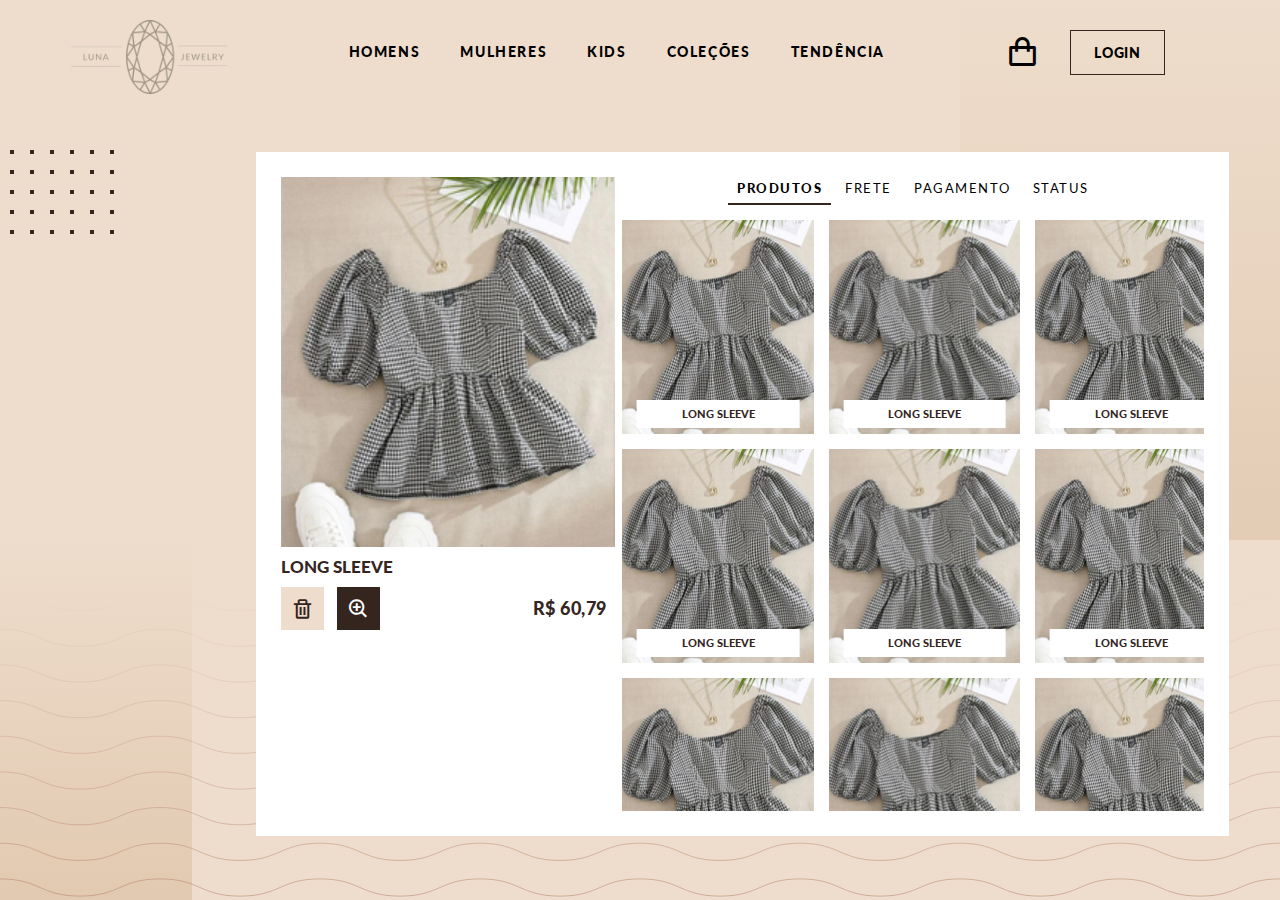
<file: cart/index.html>
<!DOCTYPE html>
<html>
<head>
    <meta charset="utf-8">
    <meta http-equiv="X-UA-Compatible" content="IE=edge">
    <title>Women Products</title>
    <meta name="viewport" content="width=device-width, initial-scale=1">
    <link rel="stylesheet" type="text/css" media="screen" href="style.css">
    <link href="https://unpkg.com/boxicons@2.1.2/css/boxicons.min.css" rel="stylesheet">
</head>
<body>
    <header>
        <nav>
            <div class="logo"><img src="assets/LogoIcon.png"></div>
            <div class="menu">
                <ul>
                    <li><a href="#">HOMENS</a></li>
                    <li><a href="#">MULHERES</a></li>
                    <li><a href="#">KIDS</a></li>
                    <li><a href="#">COLEÇÕES</a></li>
                    <li><a href="#">TENDÊNCIA</a></li>
                </ul>
            </div>
            <div class="shop">
                <a href="cart/" class="cart"><i class="bx bx-shopping-bag"></i></a>
                <a href="#" class="login">LOGIN</a>
            </div>
        </nav>
    </header>
    <section class="bg">
        <div class="landing">
            <div class="container">
                <div class="content">
                    <div class="retangle">
                        <div class="select">
                            <div class="imagem"></div>
                            <div class="name">Long Sleeve</div>
                            <div class="bottom">
                                <div class="buttons">
                                    <div class="btn trash"><i class='bx bx-trash'></i></div>
                                    <div class="btn detalhes"><i class='bx bx-zoom-in'></i></div>
                                </div>
                                <div class="price">R$ 60,79</div>
                            </div>
                        </div>
                        <div class="products">
                            <div class="menu">
                                <nav>
                                    <a class="home">produtos</a>
                                    <a>frete</a>
                                    <a>pagamento</a>
                                    <a>status</a>
                                    <div class="animation start-home"></div>
                                </nav>
                            </div>
                            <div class="list">
                                <div class="card">
                                    <div class="name">LONG SLEEVE</div>
                                </div>
                                <div class="card">
                                    <div class="name">LONG SLEEVE</div>
                                </div>
                                <div class="card">
                                    <div class="name">LONG SLEEVE</div>
                                </div>
                                <div class="card">
                                    <div class="name">LONG SLEEVE</div>
                                </div>
                                <div class="card">
                                    <div class="name">LONG SLEEVE</div>
                                </div>
                                <div class="card">
                                    <div class="name">LONG SLEEVE</div>
                                </div>
                                <div class="card">
                                    <div class="name">LONG SLEEVE</div>
                                </div>
                                <div class="card">
                                    <div class="name">LONG SLEEVE</div>
                                </div>
                                <div class="card">
                                    <div class="name">LONG SLEEVE</div>
                                </div>
                                <div class="card">
                                    <div class="name">LONG SLEEVE</div>
                                </div>
                                <div class="card">
                                    <div class="name">LONG SLEEVE</div>
                                </div>
                                <div class="card">
                                    <div class="name">LONG SLEEVE</div>
                                </div>
                            </div>
                        </div>
                    </div>
                </div>
            </div>
        </div>
        <div id="block1"></div>
        <div id="block2"></div>
        <div class="dots dots1">
            <div class="dot"></div>
            <div class="dot"></div>
            <div class="dot"></div>
            <div class="dot"></div>
            <div class="dot"></div>
            <div class="dot"></div>
            <div class="dot"></div>
            <div class="dot"></div>
            <div class="dot"></div>
            <div class="dot"></div>
            <div class="dot"></div>
            <div class="dot"></div>
            <div class="dot"></div>
            <div class="dot"></div>
            <div class="dot"></div>
            <div class="dot"></div>
            <div class="dot"></div>
            <div class="dot"></div>
            <div class="dot"></div>
            <div class="dot"></div>
            <div class="dot"></div>
            <div class="dot"></div>
            <div class="dot"></div>
            <div class="dot"></div>
            <div class="dot"></div>
            <div class="dot"></div>
            <div class="dot"></div>
            <div class="dot"></div>
            <div class="dot"></div>
            <div class="dot"></div>
        </div>
        <div class="waves"><img src="assets/vector.svg"></div>
    </section>
</body>
</html>
</file>
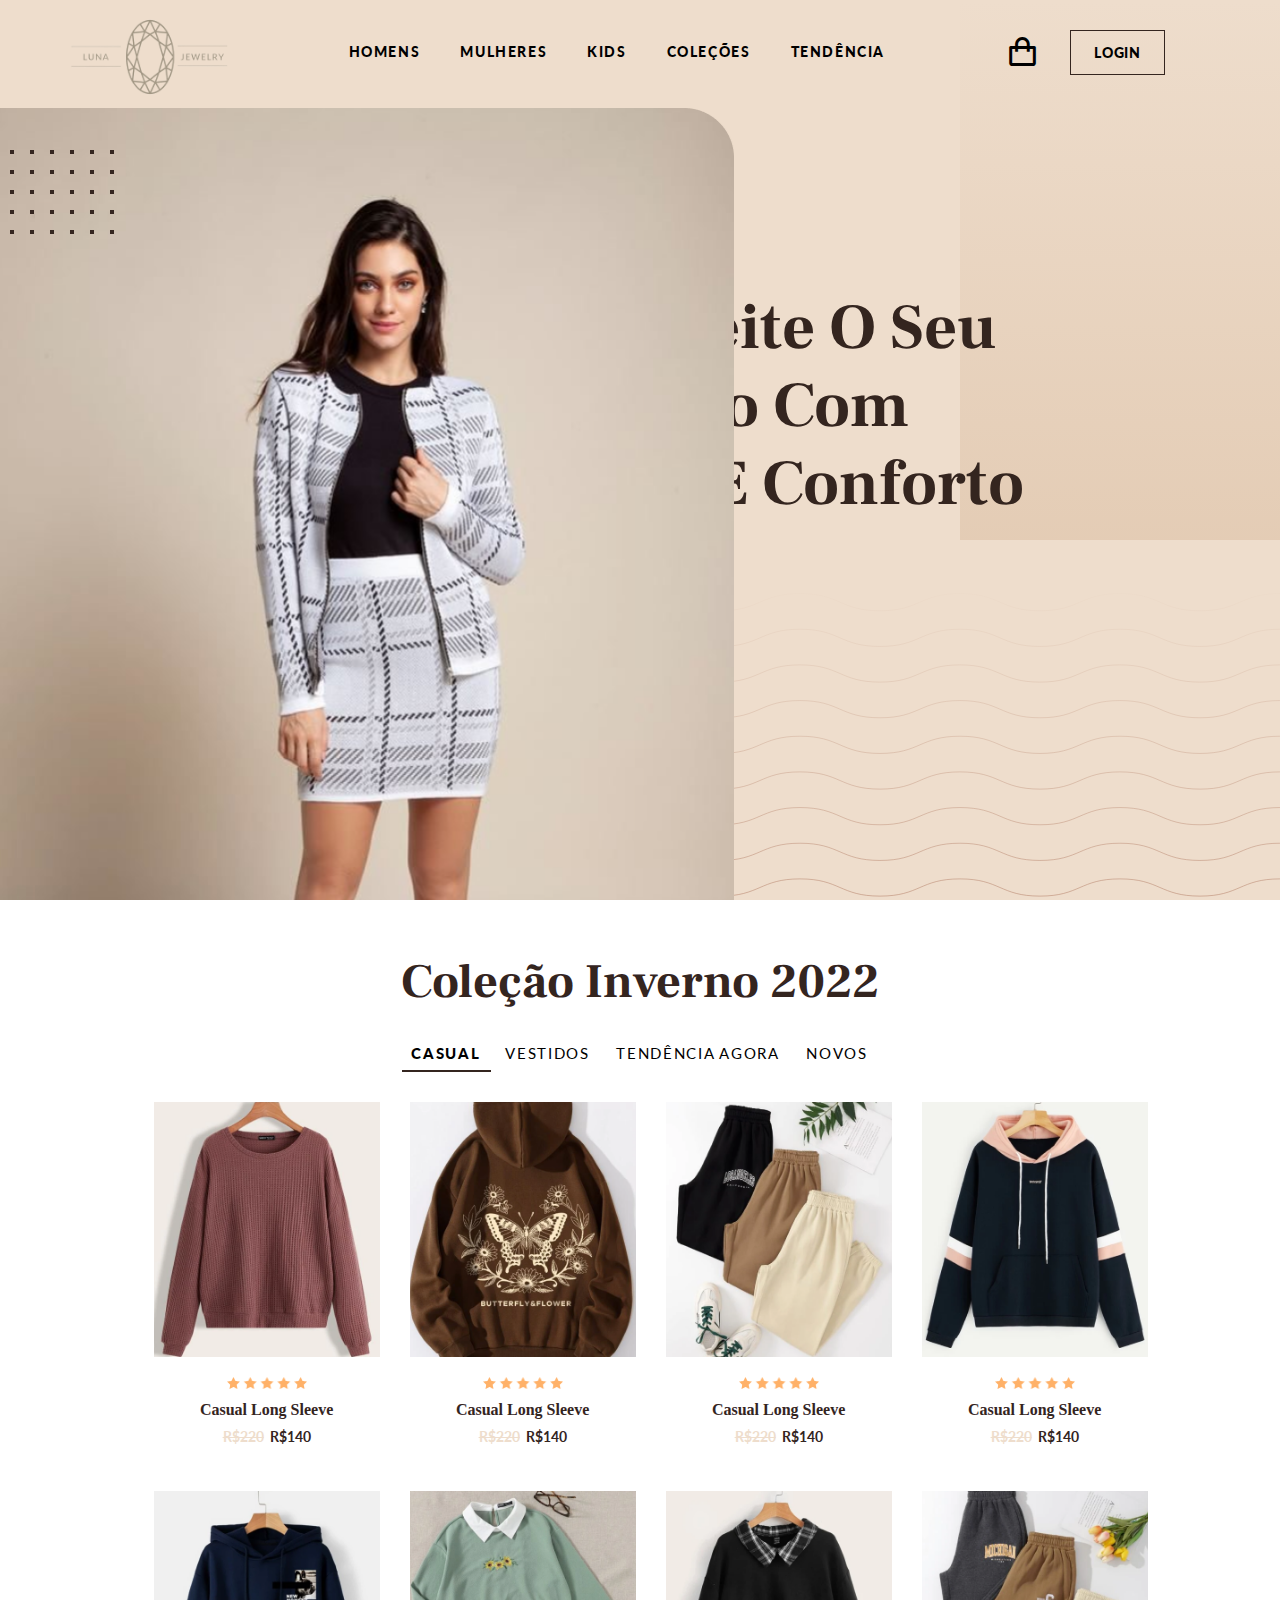
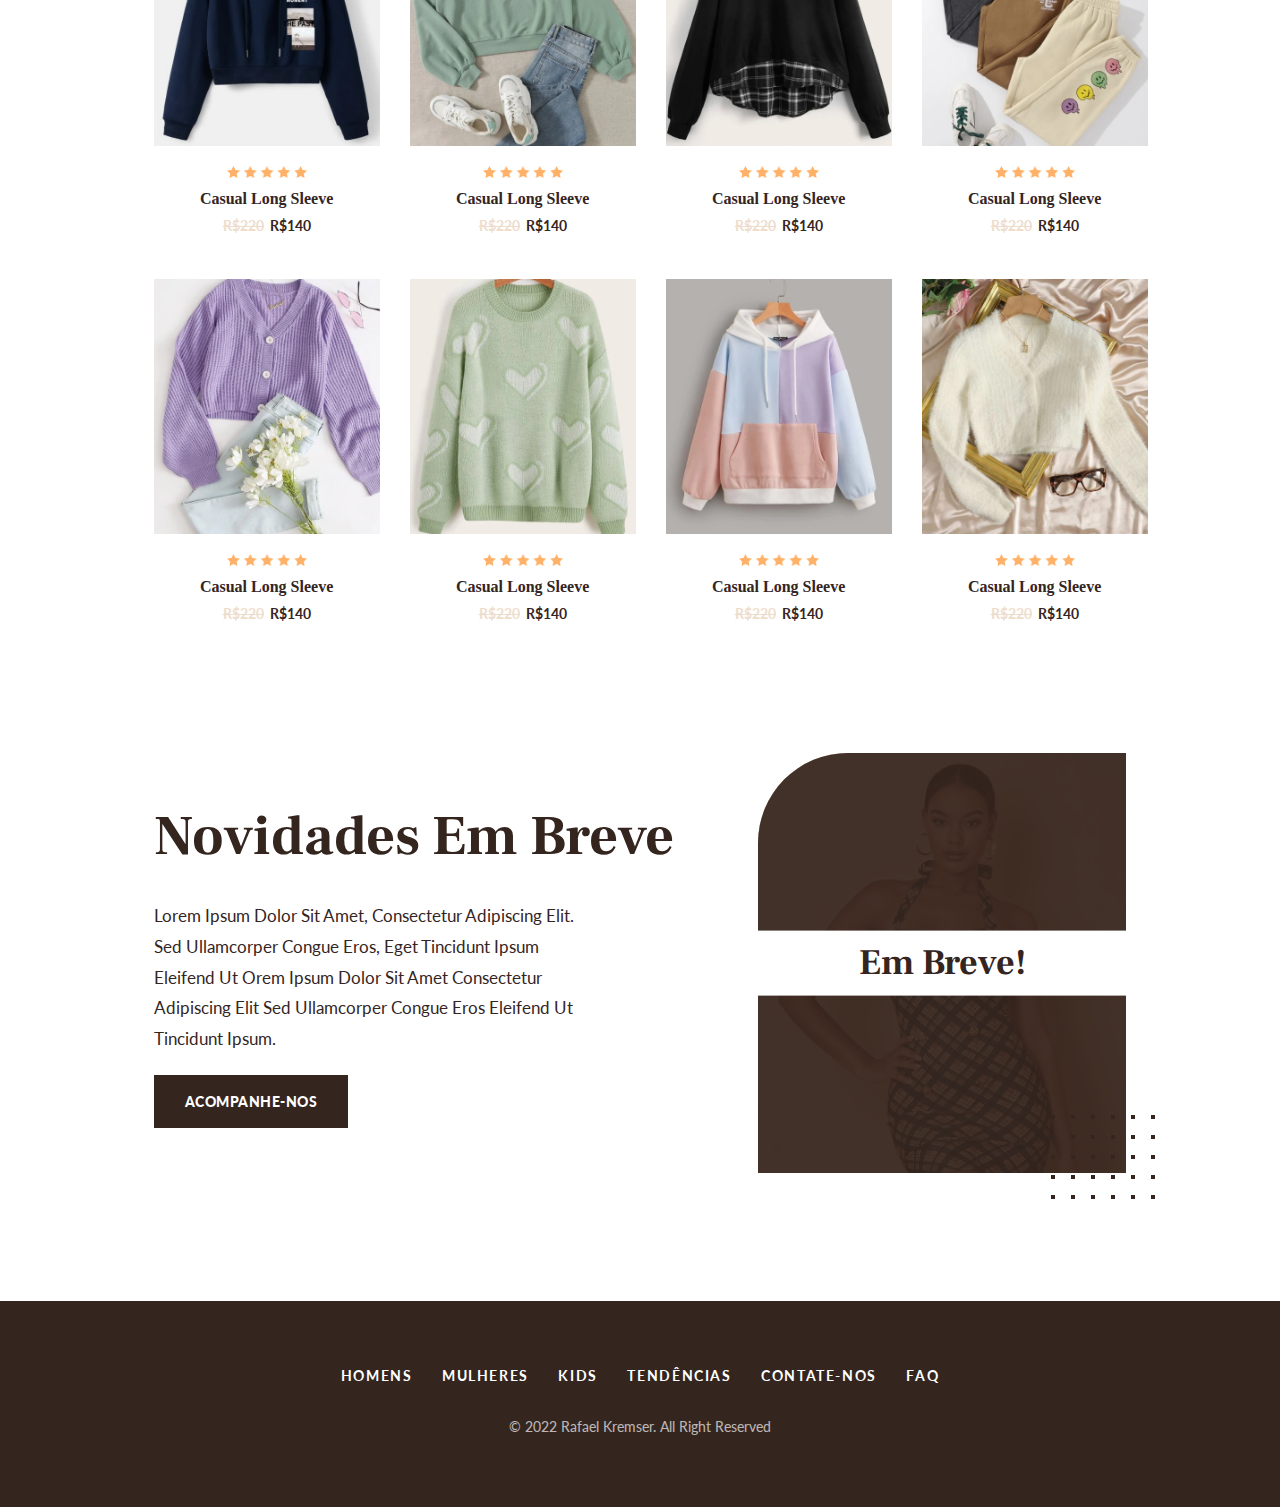
<file: woman/index.html>
<!DOCTYPE html>
<html>
<head>
    <meta charset="utf-8">
    <meta http-equiv="X-UA-Compatible" content="IE=edge">
    <title>Women Products</title>
    <meta name="viewport" content="width=device-width, initial-scale=1">
    <link rel="stylesheet" type="text/css" media="screen" href="style.css">
    <link href="https://unpkg.com/boxicons@2.1.2/css/boxicons.min.css" rel="stylesheet">
</head>
<body>
    <header>
        <nav>
            <div class="logo"><img src="assets/LogoIcon.png"></div>
            <div class="menu">
                <ul>
                    <li><a href="#">HOMENS</a></li>
                    <li><a href="women/index.html">MULHERES</a></li>
                    <li><a href="#">KIDS</a></li>
                    <li><a href="#">COLEÇÕES</a></li>
                    <li><a href="#">TENDÊNCIA</a></li>
                </ul>
            </div>
            <div class="shop">
                <a href="cart/" class="cart"><i class="bx bx-shopping-bag"></i></a>
                <a href="#" class="login">LOGIN</a>
            </div>
        </nav>
    </header>
    <section class="bg">
        <div class="landing">
            <div class="container">
                <div class="content">
                    <div class="ilustration"><img src="assets/landing.png"></div>
                    <div class="text">
                        <h1>aproveite o seu<br>inverno com<br>estilo e conforto</h1>
                        <br><br><br>
                        <a href="#">ver modelos</a>
                    </div>
                </div>
            </div>
        </div>
        <div id="block1"></div>
        <div id="block2"></div>
        <div class="dots dots1">
            <div class="dot"></div>
            <div class="dot"></div>
            <div class="dot"></div>
            <div class="dot"></div>
            <div class="dot"></div>
            <div class="dot"></div>
            <div class="dot"></div>
            <div class="dot"></div>
            <div class="dot"></div>
            <div class="dot"></div>
            <div class="dot"></div>
            <div class="dot"></div>
            <div class="dot"></div>
            <div class="dot"></div>
            <div class="dot"></div>
            <div class="dot"></div>
            <div class="dot"></div>
            <div class="dot"></div>
            <div class="dot"></div>
            <div class="dot"></div>
            <div class="dot"></div>
            <div class="dot"></div>
            <div class="dot"></div>
            <div class="dot"></div>
            <div class="dot"></div>
            <div class="dot"></div>
            <div class="dot"></div>
            <div class="dot"></div>
            <div class="dot"></div>
            <div class="dot"></div>
        </div>
        <div class="waves"><img src="assets/vector.svg"></div>
    </section>
    <section class="collection">
        <div class="container">
            <div class="title">
                <h1>Coleção Inverno 2022</h1>
                <div class="menu">
                    <nav>
                        <a class="home">casual</a>
                        <a>vestidos</a>
                        <a>tendência agora</a>
                        <a>novos</a>
                        <div class="animation start-home"></div>
                    </nav>
                </div>
            </div>
            <div class="content">
                <div class="cards">
                <a href="#" class="card card1">
                    <div class="topcard"><div class="shadow"></div><span>ver detalhes</span></div>
                    <div class="bottomcard">
                        <div class="rate"><img src="assets/rating.png"></div>
                        <div class="name">Casual Long Sleeve</div>
                        <div class="price"><span>R$220</span> R$140</div>
                    </div>
                </a>
                <a href="#" class="card card1">
                    <div class="topcard"><div class="shadow"></div><span>ver detalhes</span></div>
                    <div class="bottomcard">
                        <div class="rate"><img src="assets/rating.png"></div>
                        <div class="name">Casual Long Sleeve</div>
                        <div class="price"><span>R$220</span> R$140</div>
                    </div>
                </a>
                <a href="#" class="card card1">
                    <div class="topcard"><div class="shadow"></div><span>ver detalhes</span></div>
                    <div class="bottomcard">
                        <div class="rate"><img src="assets/rating.png"></div>
                        <div class="name">Casual Long Sleeve</div>
                        <div class="price"><span>R$220</span> R$140</div>
                    </div>
                </a>
                <a href="#" class="card card1">
                    <div class="topcard"><div class="shadow"></div><span>ver detalhes</span></div>
                    <div class="bottomcard">
                        <div class="rate"><img src="assets/rating.png"></div>
                        <div class="name">Casual Long Sleeve</div>
                        <div class="price"><span>R$220</span> R$140</div>
                    </div>
                </a>
                <a href="#" class="card card1">
                    <div class="topcard"><div class="shadow"></div><span>ver detalhes</span></div>
                    <div class="bottomcard">
                        <div class="rate"><img src="assets/rating.png"></div>
                        <div class="name">Casual Long Sleeve</div>
                        <div class="price"><span>R$220</span> R$140</div>
                    </div>
                </a>
                <a href="#" class="card card1">
                    <div class="topcard"><div class="shadow"></div><span>ver detalhes</span></div>
                    <div class="bottomcard">
                        <div class="rate"><img src="assets/rating.png"></div>
                        <div class="name">Casual Long Sleeve</div>
                        <div class="price"><span>R$220</span> R$140</div>
                    </div>
                </a>
                <a href="#" class="card card1">
                    <div class="topcard"><div class="shadow"></div><span>ver detalhes</span></div>
                    <div class="bottomcard">
                        <div class="rate"><img src="assets/rating.png"></div>
                        <div class="name">Casual Long Sleeve</div>
                        <div class="price"><span>R$220</span> R$140</div>
                    </div>
                </a>
                <a href="#" class="card card1">
                    <div class="topcard"><div class="shadow"></div><span>ver detalhes</span></div>
                    <div class="bottomcard">
                        <div class="rate"><img src="assets/rating.png"></div>
                        <div class="name">Casual Long Sleeve</div>
                        <div class="price"><span>R$220</span> R$140</div>
                    </div>
                </a>
                <a href="#" class="card card1">
                    <div class="topcard"><div class="shadow"></div><span>ver detalhes</span></div>
                    <div class="bottomcard">
                        <div class="rate"><img src="assets/rating.png"></div>
                        <div class="name">Casual Long Sleeve</div>
                        <div class="price"><span>R$220</span> R$140</div>
                    </div>
                </a>
                <a href="#" class="card card1">
                    <div class="topcard"><div class="shadow"></div><span>ver detalhes</span></div>
                    <div class="bottomcard">
                        <div class="rate"><img src="assets/rating.png"></div>
                        <div class="name">Casual Long Sleeve</div>
                        <div class="price"><span>R$220</span> R$140</div>
                    </div>
                </a>
                <a href="#" class="card card1">
                    <div class="topcard"><div class="shadow"></div><span>ver detalhes</span></div>
                    <div class="bottomcard">
                        <div class="rate"><img src="assets/rating.png"></div>
                        <div class="name">Casual Long Sleeve</div>
                        <div class="price"><span>R$220</span> R$140</div>
                    </div>
                </a>
                <a href="#" class="card card1">
                    <div class="topcard"><div class="shadow"></div><span>ver detalhes</span></div>
                    <div class="bottomcard">
                        <div class="rate"><img src="assets/rating.png"></div>
                        <div class="name">Casual Long Sleeve</div>
                        <div class="price"><span>R$220</span> R$140</div>
                    </div>
                </a>
                </div>
            </div>
        </div>
    </section>
    <section class="coming">
        <div class="container">
            <div class="content">
                <div class="text">
                    <h1>novidades em breve</h1>
                    <p>Lorem ipsum dolor sit amet, consectetur adipiscing elit. Sed ullamcorper congue eros, eget tincidunt ipsum eleifend ut orem ipsum dolor sit amet consectetur adipiscing elit Sed ullamcorper congue eros eleifend ut tincidunt ipsum.</p>
                    <a href="#">acompanhe-nos</a>
                </div>
                <div class="ilustration">
                    <span></span>
                    <div class="faixa">Em Breve!</div>
                    <div class="dots dots2">
                        <div class="dot"></div>
                        <div class="dot"></div>
                        <div class="dot"></div>
                        <div class="dot"></div>
                        <div class="dot"></div>
                        <div class="dot"></div>
                        <div class="dot"></div>
                        <div class="dot"></div>
                        <div class="dot"></div>
                        <div class="dot"></div>
                        <div class="dot"></div>
                        <div class="dot"></div>
                        <div class="dot"></div>
                        <div class="dot"></div>
                        <div class="dot"></div>
                        <div class="dot"></div>
                        <div class="dot"></div>
                        <div class="dot"></div>
                        <div class="dot"></div>
                        <div class="dot"></div>
                        <div class="dot"></div>
                        <div class="dot"></div>
                        <div class="dot"></div>
                        <div class="dot"></div>
                        <div class="dot"></div>
                        <div class="dot"></div>
                        <div class="dot"></div>
                        <div class="dot"></div>
                        <div class="dot"></div>
                        <div class="dot"></div>
                    </div>
                </div>
            </div>
        </div>
    </section>
    <footer>
        <div class="container">
            <div class="buttons">
                <a href="#">HOMENS</a>
                <a href="#">MULHERES</a>
                <a href="#">KIDS</a>
                <a href="#">TENDÊNCIAS</a>
                <a href="#">CONTATE-NOS</a>
                <a href="#">FAQ</a>
            </div>
            <div class="copyright">
                <p>© 2022 Rafael Kremser. All Right Reserved</p>
            </div>
        </div>
    </footer>
</body>
</html>
</file>
<file: cart/style.css>
@import url("https://fonts.googleapis.com/css2?family=Frank+Ruhl+Libre:wght@300;400;500;700;900&family=Lato:wght@100;300;400;700;900&display=swap");

* {
    margin: 0;
    padding: 0;
    box-sizing: border-box;
    font-family: 'Lato', sans-serif;
}
:root {
    --gold: #C2AE9A;
    --lightbrown: #EEDDCC;
    --darkbrown: #34251F;
    --brown: #413531;
    --orange: #FFB168;
    --red: #C20A0A;
    --gradient: #D3A17E;
}
body {
    overflow-x: hidden;
}
body::-webkit-scrollbar {
    width: 10px;
}
body::-webkit-scrollbar-track {
    background: var(--lightbrown);
}
body::-webkit-scrollbar-thumb {
    background-color: var(--darkbrown);
    border: 2px solid var(--darkbrown);
}
a {
    color: #000;
    text-decoration: none;
}
.rate {
    pointer-events: none;
}
.bg {
    width: 100%;
    background: var(--lightbrown);
}
.landing {
    position: relative;
    height: 100vh;
    z-index: 10;
}
#block1 {
    position: absolute;
    top: 0;
    right: 0;
    height: 60%;
    width: 25%;
    background: linear-gradient(180deg, #D7B79800 0%, #d7b79870 100%);
}
#block2 {
    position: absolute;
    bottom: 0;
    left: 0;
    height: 40%;
    width: 15%;
    background: linear-gradient(180deg, #D7B79800 0%, #d7b79885 100%);
}
.block4 {
    position: absolute;
    bottom: -40px;
    left: -40px;
    height: 130px;
    width: 130px;
    background: var(--lightbrown);
    z-index: 10;
}
header {
    position: absolute;
    width: 100%;
    z-index: 10000;
}
header nav {
    display: flex;
    justify-content: space-between;
    align-items: center;
    padding: 0 9% 0 3%;
}
header nav .logo {
    position: relative;
    width: 220px;
}
header nav .logo img {
    margin-top: 13px;
    width: 100%;
}
header nav .menu ul {
    display: flex;
    list-style: none;
}
header nav .menu ul li a {
    padding: 5px 20px;
    font-family: 'Lato';
    font-style: normal;
    font-weight: 900;
    font-size: 14px;
    line-height: 19px;
    letter-spacing: 0.115em;
    text-transform: uppercase;
}
header nav .menu ul li::after {
    content: '';
    width: 0%;
    height: 2px;
    background: var(--darkbrown);
    display: block;
    margin: auto;
    transition: 0.5s;
}
header nav .menu ul li:hover::after {
    width: 50%;
}
header nav .shop {
    display: flex;
    justify-content: center;
    align-items: center;
}
header nav .shop .cart {
    margin: 0 30px;
}
header nav .shop .cart .bx {
    max-width: 35px;
    font-size: 2.2rem;
}
header nav .shop .login {
    display: flex;
    align-items: center;
    height: 45px;
    padding: 0 23px;
    border: 1px solid var(--darkbrown);
    font-family: 'Lato';
    font-style: normal;
    font-weight: 900;
    font-size: 14px;
    line-height: 17px;
    letter-spacing: 0.05em;
    text-transform: uppercase;
    transition: .3s;
}
header nav .shop .login:hover {
    color: #fff;
    box-shadow: inset 0 -3.25em 0 0 var(--darkbrown);
}
.bg .waves {
    position: absolute;
    bottom: 0;
    width: 100%;
}
.bg .waves img {
    width: 100%;
}
.bg .dots1 {
    display: grid;
    grid-template-columns: repeat(6,1fr);
    grid-column-gap: 16px;
    grid-row-gap: 16px;
    width: 70px;
    position: absolute;
    top: 150px;
    left: 10px;
    z-index: 100;
}
.dots .dot {
    background-color: var(--darkbrown);
    width: 4px;
    height: 4px;
    -webkit-animation: dots_glow 4s ease infinite;
    animation: dots_glow 4s ease infinite;
}
@keyframes dots_glow {
    0%, 70% {
        background-color: var(--darkbrown);
    }
    35% {
        background-color: var(--gradient);
    }
}
.dots .dot:nth-child(1) {
    -webkit-animation-delay: 60ms;
    animation-delay: 60ms;
}
.dots .dot:nth-child(2) {
    -webkit-animation-delay: .12s;
    animation-delay: .12s;
}
.dots .dot:nth-child(3) {
    -webkit-animation-delay: .18s;
    animation-delay: .18s;
}
.dots .dot:nth-child(4) {
    -webkit-animation-delay: .24s;
    animation-delay: .24s;
}
.dots .dot:nth-child(5) {
    -webkit-animation-delay: .3s;
    animation-delay: .3s;
}
.dots .dot:nth-child(6) {
    -webkit-animation-delay: .36s;
    animation-delay: .36s;
}
.dots .dot:nth-child(7) {
    -webkit-animation-delay: .42s;
    animation-delay: .42s;
}
.dots .dot:nth-child(8) {
    -webkit-animation-delay: .48s;
    animation-delay: .48s;
}
.dots .dot:nth-child(9) {
    -webkit-animation-delay: .54s;
    animation-delay: .54s;
}
.dots .dot:nth-child(10) {
    -webkit-animation-delay: .6s;
    animation-delay: .6s;
}
.dots .dot:nth-child(11) {
    -webkit-animation-delay: .66s;
    animation-delay: .66s;
}
.dots .dot:nth-child(12) {
    -webkit-animation-delay: .72s;
    animation-delay: .72s;
}
.dots .dot:nth-child(13) {
    -webkit-animation-delay: .78s;
    animation-delay: .78s;
}
.dots .dot:nth-child(14) {
    -webkit-animation-delay: .84s;
    animation-delay: .84s;
}
.dots .dot:nth-child(15) {
    -webkit-animation-delay: .9s;
    animation-delay: .9s;
}
.dots .dot:nth-child(16) {
    -webkit-animation-delay: .96s;
    animation-delay: .96s;
}
.dots .dot:nth-child(17) {
    -webkit-animation-delay: 1.02s;
    animation-delay: 1.02s;
}
.dots .dot:nth-child(18) {
    -webkit-animation-delay: 1.08s;
    animation-delay: 1.08s;
}
.dots .dot:nth-child(19) {
    -webkit-animation-delay: 1.14s;
    animation-delay: 1.14s;
}
.dots .dot:nth-child(20) {
    -webkit-animation-delay: 1.2s;
    animation-delay: 1.2s;
}
.dots .dot:nth-child(21) {
    -webkit-animation-delay: 1.26s;
    animation-delay: 1.26s;
}
.dots .dot:nth-child(22) {
    -webkit-animation-delay: 1.32s;
    animation-delay: 1.32s;
}
.dots .dot:nth-child(23) {
    -webkit-animation-delay: 1.38s;
    animation-delay: 1.38s;
}
.dots .dot:nth-child(24) {
    -webkit-animation-delay: 1.44s;
    animation-delay: 1.44s;
}
.dots .dot:nth-child(25) {
    -webkit-animation-delay: 1.5s;
    animation-delay: 1.5s;
}
.dots .dot:nth-child(26) {
    -webkit-animation-delay: 1.56s;
    animation-delay: 1.56s;
}
.dots .dot:nth-child(27) {
    -webkit-animation-delay: 1.62s;
    animation-delay: 1.62s;
}
.dots .dot:nth-child(28) {
    -webkit-animation-delay: 1.68s;
    animation-delay: 1.68s;
}
.dots .dot:nth-child(29) {
    -webkit-animation-delay: 1.74s;
    animation-delay: 1.74s;
}
.dots .dot:nth-child(30) {
    -webkit-animation-delay: 1.8s;
    animation-delay: 1.8s;
}
.dots .dot:nth-child(31) {
    -webkit-animation-delay: 1.86s;
    animation-delay: 1.86s;
}
.dots .dot:nth-child(32) {
    -webkit-animation-delay: 1.92s;
    animation-delay: 1.92s;
}
.dots .dot:nth-child(33) {
    -webkit-animation-delay: 1.98s;
    animation-delay: 1.98s;
}
.dots .dot:nth-child(34) {
    -webkit-animation-delay: 2.04s;
    animation-delay: 2.04s;
}
.dots .dot:nth-child(35) {
    -webkit-animation-delay: 2.1s;
    animation-delay: 2.1s;
}
.dots .dot:nth-child(36) {
    -webkit-animation-delay: 2.16s;
    animation-delay: 2.16s;
}
.dots .dot:nth-child(37) {
    -webkit-animation-delay: 2.22s;
    animation-delay: 2.22s;
}
.dots .dot:nth-child(38) {
    -webkit-animation-delay: 2.28s;
    animation-delay: 2.28s;
}
.dots .dot:nth-child(39) {
    -webkit-animation-delay: 2.34s;
    animation-delay: 2.34s;
}
.dots .dot:nth-child(40) {
    -webkit-animation-delay: 2.4s;
    animation-delay: 2.4s;
}
.dots .dot:nth-child(41) {
    -webkit-animation-delay: 2.46s;
    animation-delay: 2.46s;
}
.dots .dot:nth-child(42) {
    -webkit-animation-delay: 2.52s;
    animation-delay: 2.52s;
}
.dots .dot:nth-child(43) {
    -webkit-animation-delay: 2.58s;
    animation-delay: 2.58s;
}
.dots .dot:nth-child(44) {
    -webkit-animation-delay: 2.64s;
    animation-delay: 2.64s;
}
.dots .dot:nth-child(45) {
    -webkit-animation-delay: 2.7s;
    animation-delay: 2.7s;
}
.dots .dot:nth-child(46) {
    -webkit-animation-delay: 2.76s;
    animation-delay: 2.76s;
}
.dots .dot:nth-child(47) {
    -webkit-animation-delay: 2.82s;
    animation-delay: 2.82s;
}
.dots .dot:nth-child(48) {
    -webkit-animation-delay: 2.88s;
    animation-delay: 2.88s;
}
.dots .dot:nth-child(49) {
    -webkit-animation-delay: 2.94s;
    animation-delay: 2.94s;
}
.dots .dot:nth-child(50) {
    -webkit-animation-delay: 3s;
    animation-delay: 3s;
}
.dots .dot:nth-child(51) {
    -webkit-animation-delay: 3.06s;
    animation-delay: 3.06s;
}
.dots .dot:nth-child(52) {
    -webkit-animation-delay: 3.12s;
    animation-delay: 3.12s;
}
.dots .dot:nth-child(53) {
    -webkit-animation-delay: 3.18s;
    animation-delay: 3.18s;
}
.dots .dot:nth-child(54) {
    -webkit-animation-delay: 3.24s;
    animation-delay: 3.24s;
}
.dots .dot:nth-child(55) {
    -webkit-animation-delay: 3.3s;
    animation-delay: 3.3s;
}
.dots .dot:nth-child(56) {
    -webkit-animation-delay: 3.36s;
    animation-delay: 3.36s;
}
.dots .dot:nth-child(57) {
    -webkit-animation-delay: 3.42s;
    animation-delay: 3.42s;
}
.dots .dot:nth-child(58) {
    -webkit-animation-delay: 3.48s;
    animation-delay: 3.48s;
}
.dots .dot:nth-child(59) {
    -webkit-animation-delay: 3.54s;
    animation-delay: 3.54s;
}
.dots .dot:nth-child(60) {
    -webkit-animation-delay: 3.6s;
    animation-delay: 3.6s;
}
.landing .container {
    height: 100vh;
    width: 100vw;
    padding: 0 4% 5% 0;
}
.landing .container .content {
    position: relative;
    height: 100%;
}
.landing .container .content .retangle {
    display: flex;
    justify-content: space-between;
    position: absolute;
    bottom: 0;
    right: 0;
    height: 76vh;
    width: 76vw;
    padding: 2%;
    background: #fff;
}
.landing .container .content .select {
    width: 334px;
}
.landing .container .content .select .imagem {
    width: 334px;
    height: 370px;
    background: url('assets/select.png') no-repeat center;
    background-size: cover;
}
.landing .container .content .select .name {
    margin: 8px 0;
    font-weight: 900;
    font-size: 17px;
    line-height: 24px;
    color: var(--darkbrown);
    text-transform: uppercase;
}
.landing .container .content .select .bottom {
    display: flex;
    justify-content: space-between;
    align-items: center;
}
.landing .container .content .select .bottom .buttons {
    display: flex;
}
.landing .container .content .select .bottom .buttons .btn {
    display: flex;
    align-items: center;
    justify-content: center;
    height: 43px;
    width: 43px;
    margin-right: 13px;
    font-size: 23px;
    cursor: pointer;
}
.landing .container .content .select .bottom .buttons .trash {
    background: var(--lightbrown);
    color: var(--darkbrown);
}
.landing .container .content .select .bottom .buttons .detalhes {
    background: var(--darkbrown);
    color: #fff;
}
.landing .container .content .select .bottom .price {
    font-weight: 900;
    font-size: 18px;
    line-height: 29px;
    letter-spacing: .5px;
    display: flex;
    align-items: center;
    text-transform: uppercase;
    color: var(--darkbrown);
    margin-right: 8px;
}
.landing .container .content .products {
    width: 63%;
    overflow-y: scroll;
    overflow-x: hidden;
}
.products::-webkit-scrollbar {
    width: 6px;
}
.products::-webkit-scrollbar-track {
    background: transparent;
}
.products::-webkit-scrollbar-thumb {
    background-color: #ccc;
    border: 2px solid transparent;
    border-radius: 3px;
}
.landing .container .content .products .list {
    display: grid;
    grid-template-columns: repeat(3,1fr);
    grid-gap: 15px;
}
.landing .container .content .products .list .card {
    position: relative;
    width: 191.51px;
    height: 214px;
    background: url('assets/select.png');
    background-position: center;
}
.landing .container .content .products .list .card .name {
    position: absolute;
    bottom: 3%;
    left: 50%;
    transform: translateX(-50%);
    width: 85%;
    padding: 4% 0;
    text-align: center;
    background: #fff;
    font-weight: 900;
    font-size: 11px;
    line-height: 13px;
    text-align: center;
    text-transform: uppercase;
    color: var(--darkbrown);
}
.landing .container .content .products .menu {
    display: flex;
    justify-content: center;
    margin-bottom: 1%;
}
.landing .container .content .products .menu nav {
    position: relative;
    margin: 0 auto 10px;
}
.landing .container .content .products .menu nav a {
    position: relative;
    display: inline-block;
    height: 25px;
    text-transform: uppercase;
    text-align: center;
    font-style: normal;
    font-size: 13px;
    font-weight: 400;
    letter-spacing: 0.115em;
    cursor: pointer;
    z-index: 1;
}
.landing .container .content .products .menu nav a:active {
    font-weight: 900;
}
.landing .container .content .products .menu nav .home {
    font-weight: 900;
}
.landing .menu nav .animation {
    position: absolute;
    height: 2px;
    bottom: 0;
    background: var(--darkbrown);
    width: 102.91px;
    z-index: 0;
    transition: all .5s ease 0s;
}
.landing .menu nav a:nth-child(1) {
    width: 102.91px;
}
.landing .menu nav .start-home,.landing .menu nav a:nth-child(1):hover~.animation {
    width: 102.91px;
    left: 0;
}
.landing .menu nav a:nth-child(2) {
    width: 65.92px;
}
.landing .menu nav .start-promocao,.landing .menu nav a:nth-child(2):hover~.animation {
    width: 65.92px;
    left: 102.91px;
}
.landing .menu nav a:nth-child(3) {
    width: 114.2px;
}
.landing .menu nav .start-trend,.landing .menu nav a:nth-child(3):hover~.animation {
    width: 114.2px;
    left: 172.83px;
}
.landing .menu nav a:nth-child(4) {
    width: 74.72px;
}
.landing .menu nav .start-new,.landing .menu nav a:nth-child(4):hover~.animation {
    width: 74.72px;
    left: 292.03px;
}
</file>
<file: woman/style.css>
@import url('https://fonts.googleapis.com/css2?family=Frank+Ruhl+Libre:wght@300;400;500;700;900&family=Lato:wght@100;300;400;700;900&display=swap');

* {
    margin: 0;
    padding: 0;
    box-sizing: border-box;
    font-family: 'Lato', sans-serif;
}
:root {
    --gold: #C2AE9A;
    --lightbrown: #EEDDCC;
    --darkbrown: #34251F;
    --brown: #413531;
    --orange: #FFB168;
    --red: #C20A0A;
    --gradient: #D3A17E;
}
body {
    overflow-x: hidden;
}
body::-webkit-scrollbar {
    width: 10px;
}
body::-webkit-scrollbar-track {
    background: var(--lightbrown);
}
body::-webkit-scrollbar-thumb {
    background-color: var(--darkbrown);
    border: 2px solid var(--darkbrown);
}
a {
    color: #000;
    text-decoration: none;
}
.rate {
    pointer-events: none;
}
.bg {
    width: 100%;
    background: var(--lightbrown);
}
.landing {
    position: relative;
    height: 100vh;
    z-index: 10;
}
#block1 {
    position: absolute;
    top: 0;
    right: 0;
    height: 60%;
    width: 25%;
    background: linear-gradient(180deg, #D7B79800 0%, #d7b79870 100%);
}
#block2 {
    position: absolute;
    bottom: 0;
    left: 0;
    height: 40%;
    width: 15%;
    background: linear-gradient(180deg, #D7B79800 0%, #d7b79885 100%);
}
.block4 {
    position: absolute;
    bottom: -40px;
    left: -40px;
    height: 130px;
    width: 130px;
    background: var(--lightbrown);
    z-index: 10;
}
header {
    position: absolute;
    width: 100%;
    z-index: 10000;
}
header nav {
    display: flex;
    justify-content: space-between;
    align-items: center;
    padding: 0 9% 0 3%;
}
header nav .logo {
    position: relative;
    width: 220px;
}
header nav .logo img {
    margin-top: 13px;
    width: 100%;
}
header nav .menu ul {
    display: flex;
    list-style: none;
}
header nav .menu ul li a {
    padding: 5px 20px;
    font-family: 'Lato';
    font-style: normal;
    font-weight: 900;
    font-size: 14px;
    line-height: 19px;
    letter-spacing: 0.115em;
    text-transform: uppercase;
}
header nav .menu ul li::after {
    content: '';
    width: 0%;
    height: 2px;
    background: var(--darkbrown);
    display: block;
    margin: auto;
    transition: 0.5s;
}
header nav .menu ul li:hover::after {
    width: 50%;
}
header nav .shop {
    display: flex;
    justify-content: center;
    align-items: center;
}
header nav .shop .cart {
    margin: 0 30px;
}
header nav .shop .cart .bx {
    max-width: 35px;
    font-size: 2.2rem;
}
header nav .shop .login {
    display: flex;
    align-items: center;
    height: 45px;
    padding: 0 23px;
    border: 1px solid var(--darkbrown);
    font-family: 'Lato';
    font-style: normal;
    font-weight: 900;
    font-size: 14px;
    line-height: 17px;
    letter-spacing: 0.05em;
    text-transform: uppercase;
    transition: .3s;
}
header nav .shop .login:hover {
    color: #fff;
    box-shadow: inset 0 -3.25em 0 0 var(--darkbrown);
}
.bg .waves {
    position: absolute;
    bottom: 0;
    width: 100%;
}
.bg .waves img {
    width: 100%;
}
.bg .dots1 {
    display: grid;
    grid-template-columns: repeat(6,1fr);
    grid-column-gap: 16px;
    grid-row-gap: 16px;
    width: 70px;
    position: absolute;
    top: 150px;
    left: 10px;
    z-index: 100;
}
.coming .dots2 {
    display: grid;
    grid-template-columns: repeat(6,1fr);
    grid-column-gap: 16px;
    grid-row-gap: 16px;
    width: 70px;
    position: absolute;
    bottom: -26px;
    right: 5px;
    z-index: 100;
}
.dots .dot {
    background-color: var(--darkbrown);
    width: 4px;
    height: 4px;
    -webkit-animation: dots_glow 4s ease infinite;
    animation: dots_glow 4s ease infinite;
}
@keyframes dots_glow {
    0%, 70% {
        background-color: var(--darkbrown);
    }
    35% {
        background-color: var(--gradient);
    }
}
.dots .dot:nth-child(1) {
    -webkit-animation-delay: 60ms;
    animation-delay: 60ms;
}
.dots .dot:nth-child(2) {
    -webkit-animation-delay: .12s;
    animation-delay: .12s;
}
.dots .dot:nth-child(3) {
    -webkit-animation-delay: .18s;
    animation-delay: .18s;
}
.dots .dot:nth-child(4) {
    -webkit-animation-delay: .24s;
    animation-delay: .24s;
}
.dots .dot:nth-child(5) {
    -webkit-animation-delay: .3s;
    animation-delay: .3s;
}
.dots .dot:nth-child(6) {
    -webkit-animation-delay: .36s;
    animation-delay: .36s;
}
.dots .dot:nth-child(7) {
    -webkit-animation-delay: .42s;
    animation-delay: .42s;
}
.dots .dot:nth-child(8) {
    -webkit-animation-delay: .48s;
    animation-delay: .48s;
}
.dots .dot:nth-child(9) {
    -webkit-animation-delay: .54s;
    animation-delay: .54s;
}
.dots .dot:nth-child(10) {
    -webkit-animation-delay: .6s;
    animation-delay: .6s;
}
.dots .dot:nth-child(11) {
    -webkit-animation-delay: .66s;
    animation-delay: .66s;
}
.dots .dot:nth-child(12) {
    -webkit-animation-delay: .72s;
    animation-delay: .72s;
}
.dots .dot:nth-child(13) {
    -webkit-animation-delay: .78s;
    animation-delay: .78s;
}
.dots .dot:nth-child(14) {
    -webkit-animation-delay: .84s;
    animation-delay: .84s;
}
.dots .dot:nth-child(15) {
    -webkit-animation-delay: .9s;
    animation-delay: .9s;
}
.dots .dot:nth-child(16) {
    -webkit-animation-delay: .96s;
    animation-delay: .96s;
}
.dots .dot:nth-child(17) {
    -webkit-animation-delay: 1.02s;
    animation-delay: 1.02s;
}
.dots .dot:nth-child(18) {
    -webkit-animation-delay: 1.08s;
    animation-delay: 1.08s;
}
.dots .dot:nth-child(19) {
    -webkit-animation-delay: 1.14s;
    animation-delay: 1.14s;
}
.dots .dot:nth-child(20) {
    -webkit-animation-delay: 1.2s;
    animation-delay: 1.2s;
}
.dots .dot:nth-child(21) {
    -webkit-animation-delay: 1.26s;
    animation-delay: 1.26s;
}
.dots .dot:nth-child(22) {
    -webkit-animation-delay: 1.32s;
    animation-delay: 1.32s;
}
.dots .dot:nth-child(23) {
    -webkit-animation-delay: 1.38s;
    animation-delay: 1.38s;
}
.dots .dot:nth-child(24) {
    -webkit-animation-delay: 1.44s;
    animation-delay: 1.44s;
}
.dots .dot:nth-child(25) {
    -webkit-animation-delay: 1.5s;
    animation-delay: 1.5s;
}
.dots .dot:nth-child(26) {
    -webkit-animation-delay: 1.56s;
    animation-delay: 1.56s;
}
.dots .dot:nth-child(27) {
    -webkit-animation-delay: 1.62s;
    animation-delay: 1.62s;
}
.dots .dot:nth-child(28) {
    -webkit-animation-delay: 1.68s;
    animation-delay: 1.68s;
}
.dots .dot:nth-child(29) {
    -webkit-animation-delay: 1.74s;
    animation-delay: 1.74s;
}
.dots .dot:nth-child(30) {
    -webkit-animation-delay: 1.8s;
    animation-delay: 1.8s;
}
.dots .dot:nth-child(31) {
    -webkit-animation-delay: 1.86s;
    animation-delay: 1.86s;
}
.dots .dot:nth-child(32) {
    -webkit-animation-delay: 1.92s;
    animation-delay: 1.92s;
}
.dots .dot:nth-child(33) {
    -webkit-animation-delay: 1.98s;
    animation-delay: 1.98s;
}
.dots .dot:nth-child(34) {
    -webkit-animation-delay: 2.04s;
    animation-delay: 2.04s;
}
.dots .dot:nth-child(35) {
    -webkit-animation-delay: 2.1s;
    animation-delay: 2.1s;
}
.dots .dot:nth-child(36) {
    -webkit-animation-delay: 2.16s;
    animation-delay: 2.16s;
}
.dots .dot:nth-child(37) {
    -webkit-animation-delay: 2.22s;
    animation-delay: 2.22s;
}
.dots .dot:nth-child(38) {
    -webkit-animation-delay: 2.28s;
    animation-delay: 2.28s;
}
.dots .dot:nth-child(39) {
    -webkit-animation-delay: 2.34s;
    animation-delay: 2.34s;
}
.dots .dot:nth-child(40) {
    -webkit-animation-delay: 2.4s;
    animation-delay: 2.4s;
}
.dots .dot:nth-child(41) {
    -webkit-animation-delay: 2.46s;
    animation-delay: 2.46s;
}
.dots .dot:nth-child(42) {
    -webkit-animation-delay: 2.52s;
    animation-delay: 2.52s;
}
.dots .dot:nth-child(43) {
    -webkit-animation-delay: 2.58s;
    animation-delay: 2.58s;
}
.dots .dot:nth-child(44) {
    -webkit-animation-delay: 2.64s;
    animation-delay: 2.64s;
}
.dots .dot:nth-child(45) {
    -webkit-animation-delay: 2.7s;
    animation-delay: 2.7s;
}
.dots .dot:nth-child(46) {
    -webkit-animation-delay: 2.76s;
    animation-delay: 2.76s;
}
.dots .dot:nth-child(47) {
    -webkit-animation-delay: 2.82s;
    animation-delay: 2.82s;
}
.dots .dot:nth-child(48) {
    -webkit-animation-delay: 2.88s;
    animation-delay: 2.88s;
}
.dots .dot:nth-child(49) {
    -webkit-animation-delay: 2.94s;
    animation-delay: 2.94s;
}
.dots .dot:nth-child(50) {
    -webkit-animation-delay: 3s;
    animation-delay: 3s;
}
.dots .dot:nth-child(51) {
    -webkit-animation-delay: 3.06s;
    animation-delay: 3.06s;
}
.dots .dot:nth-child(52) {
    -webkit-animation-delay: 3.12s;
    animation-delay: 3.12s;
}
.dots .dot:nth-child(53) {
    -webkit-animation-delay: 3.18s;
    animation-delay: 3.18s;
}
.dots .dot:nth-child(54) {
    -webkit-animation-delay: 3.24s;
    animation-delay: 3.24s;
}
.dots .dot:nth-child(55) {
    -webkit-animation-delay: 3.3s;
    animation-delay: 3.3s;
}
.dots .dot:nth-child(56) {
    -webkit-animation-delay: 3.36s;
    animation-delay: 3.36s;
}
.dots .dot:nth-child(57) {
    -webkit-animation-delay: 3.42s;
    animation-delay: 3.42s;
}
.dots .dot:nth-child(58) {
    -webkit-animation-delay: 3.48s;
    animation-delay: 3.48s;
}
.dots .dot:nth-child(59) {
    -webkit-animation-delay: 3.54s;
    animation-delay: 3.54s;
}
.dots .dot:nth-child(60) {
    -webkit-animation-delay: 3.6s;
    animation-delay: 3.6s;
}
.landing .container .content {
    display: flex;
    justify-content: space-between;
    align-items: center;
    padding-right: 20%;
}
.landing .container .content .text h1 {
    font-family: 'Frank Ruhl Libre';
    font-weight: 700;
    font-size: 64px;
    line-height: 78px;
    color: var(--darkbrown);
    text-transform: capitalize;
}
.landing .container .content .text a {
    font-weight: 900;
    font-size: 14px;
    line-height: 32px;
    letter-spacing: 1px;
    color: #fff;
    text-transform: uppercase;
    padding: 3.4% 5%;
    background: var(--darkbrown);
    transition: 0.25s;
}
.landing .container .content .text a:hover {
    transform: translateY(-0.25em);
    box-shadow: 0 0.5em 0.5em -0.4em #000;
}
.landing .container .content .ilustration {
    position: relative;
    height: 100vh;
}
.landing .container .content .ilustration img {
    position: absolute;
    height: 88%;
    bottom: 0;
    pointer-events: none;
}
.collection .container {
    padding: 4% 12%;
}
.collection .container .title {
    display: flex;
    flex-direction: column;
    align-items: center;
}
.collection .container .title h1 {
    text-align: center;
    font-family: 'Frank Ruhl Libre';
    font-style: normal;
    font-weight: 700;
    font-size: 48px;
    line-height: 62px;
    color: var(--darkbrown);
}
.collection .container title .menu {
    display: flex;
    justify-content: center;
    margin-bottom: 3%;
}
.collection .container .title .menu nav {
    position: relative;
    margin: 30px auto 30px;
}
.collection .container .title .menu nav a {
    position: relative;
    display: inline-block;
    height: 28px;
    text-transform: uppercase;
    text-align: center;
    font-style: normal;
    font-size: 15px;
    font-weight: 400;
    letter-spacing: 0.115em;
    cursor: pointer;
    z-index: 1;
}
.collection .container .title .menu nav a:active {
    font-weight: 900;
}
.collection .container .title .menu nav .home {
    font-weight: 900;
}
.collection .menu nav .animation {
    position: absolute;
    height: 2px;
    bottom: 0;
    background: var(--darkbrown);
    width: 60px;
    z-index: 0;
    transition: all .5s ease 0s;
}
.collection .menu nav a:nth-child(1) {
    width: 89px;
}
.collection .menu nav .start-home,.collection .menu nav a:nth-child(1):hover~.animation {
    width: 89px;
    left: 0;
}
.collection .menu nav a:nth-child(2) {
    width: 106px;
}
.collection .menu nav .start-promocao,.collection .menu nav a:nth-child(2):hover~.animation {
    width: 106px;
    left: 89px;
}
.collection .menu nav a:nth-child(3) {
    width: 187px;
}
.collection .menu nav .start-trend,.collection .menu nav a:nth-child(3):hover~.animation {
    width: 187px;
    left: 199px;
}
.collection .menu nav a:nth-child(4) {
    width: 83px;
}
.collection .menu nav .start-new,.collection .menu nav a:nth-child(4):hover~.animation {
    width: 83px;
    left: 388px;
}
.collection .container .content .cards {
    display: grid;
    grid-template-columns: repeat(4,1fr);
    grid-column-gap: 30px;
    grid-row-gap: 30px;
}
.collection .container .content .cards .card {
    width: 226px;
}
.collection .container .content .cards .card .topcard .shadow {
    position: absolute;
    bottom: -100%;
    height: 100%;
    width: 100%;
    background: #34251ff6;
    transition: .4s;
}
.collection .container .content .cards .card:hover .topcard .shadow {
    bottom: 0;
}
.collection .container .content .cards .card .topcard span {
    position: absolute;
    left: 50%;
    top: 50%;
    transform: translate(-50%,-50%);
    color: #fff;
    text-transform: uppercase;
    opacity: 0;
    transition: .3s;
}
.collection .container .content .cards .card:hover .topcard span {
    opacity: 1;
}
.collection .container .content .cards .card .topcard {
    position: relative;
    height: 255px;
    width: 226px;
    pointer-events: none;
    transition: .3s;
    overflow: hidden;
}
.collection .container .content .cards .card:nth-child(1) .topcard {
    background: url('assets/collection/image1.png');
    background-position: center;
    background-size: cover;
}
.collection .container .content .cards .card:nth-child(2) .topcard {
    background: url('assets/collection/image2.png');
    background-position: center;
    background-size: cover;
}
.collection .container .content .cards .card:nth-child(3) .topcard {
    background: url('assets/collection/image3.png');
    background-position: center;
    background-size: cover;
}
.collection .container .content .cards .card:nth-child(4) .topcard {
    background: url('assets/collection/image4.png');
    background-position: center;
    background-size: cover;
}
.collection .container .content .cards .card:nth-child(5) .topcard {
    background: url('assets/collection/image5.png');
    background-position: center;
    background-size: cover;
}
.collection .container .content .cards .card:nth-child(6) .topcard {
    background: url('assets/collection/image6.png');
    background-position: center;
    background-size: cover;
}
.collection .container .content .cards .card:nth-child(7) .topcard {
    background: url('assets/collection/image7.png');
    background-position: center;
    background-size: cover;
}
.collection .container .content .cards .card:nth-child(8) .topcard {
    background: url('assets/collection/image8.png');
    background-position: center;
    background-size: cover;
}
.collection .container .content .cards .card:nth-child(9) .topcard {
    background: url('assets/collection/image9.png');
    background-position: center;
    background-size: cover;
}
.collection .container .content .cards .card:nth-child(10) .topcard {
    background: url('assets/collection/image10.png');
    background-position: center;
    background-size: cover;
}
.collection .container .content .cards .card:nth-child(11) .topcard {
    background: url('assets/collection/image11.png');
    background-position: center;
    background-size: cover;
}
.collection .container .content .cards .card:nth-child(12) .topcard {
    background: url('assets/collection/image12.png');
    background-position: center;
    background-size: cover;
}
.collection .container .content .cards .card .topcard img {
    height: 100%;
}
.collection .container .content .cards .card .bottomcard {
    padding: 7% 0;
    text-align: center;
}
.collection .container .content .cards .card .bottomcard .rate img {
    width: 80px;
}
.collection .container .content .cards .card .bottomcard .name {
    margin: 9px;
    font-family: 'Frank Rulh Libre', serif;
    font-size: 16px;
    font-weight: 700;
    color: var(--darkbrown);
}
.collection .container .content .cards .card .bottomcard .price {
    font-size: 14px;
    font-weight: 700;
    color: var(--darkbrown);
}
.collection .container .content .cards .card .bottomcard .price span {
    color: var(--lightbrown);
    text-decoration: line-through;   
    margin-right: 3px; 
}
.coming .container {
    padding: 5% 12% 10% 12%;
}
.coming .container .content {
    display: flex;
    justify-content: space-between;
    align-items: center;
}
.coming .container .content .text h1 {
    font-family: 'Frank Ruhl Libre';
    font-style: normal;
    font-weight: 700;
    font-size: 56px;
    line-height: 78px;
    text-transform: capitalize;
    color: var(--darkbrown);
    margin-bottom: 25px;
}
.coming .container .content .text p {
    width: 446px;
    font-weight: 400;
    font-size: 17px;
    line-height: 180%;
    text-transform: capitalize;
    color: var(--darkbrown);
}
.coming .container .content .text a {
    display: inline-block;
    padding: 2% 6%;
    font-weight: 900;
    letter-spacing: .5px;
    font-size: 14px;
    line-height: 32px;
    text-transform: uppercase;
    text-align: center;
    color: #fff;
    background: var(--darkbrown);
    margin-top: 21px;
}
.coming .container .content .ilustration {
    position: relative;
    height: 420px;
    width: 368.23px;
    background: url('assets/embreve.png');
    background-size: cover;
    background-position: top;
    border-top-left-radius: 90px;
}
.coming .container .content .ilustration span {
    position: absolute;
    height: 100%;
    width: 100%;
    background: var(--darkbrown);
    border-top-left-radius: 90px;
    opacity: .913;
}
.coming .container .content .ilustration .faixa {
    position: absolute;
    width: 101%;
    top: 50%;
    left: 50%;
    transform: translate(-50%,-50%);
    font-family: 'Frank Ruhl Libre';
    font-weight: 700;
    font-size: 36px;
    line-height: 180%;
    color: var(--darkbrown);
    text-align: center;
    background: #fff;
}
footer {
    background: var(--darkbrown);
}
footer .container {
    text-align: center;
    padding: 5% 0;
}
footer .container .buttons a {
    color: #fff;
    margin: 0 1%;font-family: 'Lato';
    font-style: normal;
    font-weight: 700;
    font-size: 14px;
    line-height: 19px;
    letter-spacing: 0.115em;
    text-transform: uppercase;
    transition: .2s;
}
footer .container .buttons a:hover {
    color: var(--lightbrown);
}
footer .container .copyright {
    margin-top: 2%;
    color: #fff;
    font-family: 'Lato';
    font-style: normal;
    font-weight: 400;
    font-size: 14px;
    line-height: 32px;
    text-align: center;
    text-transform: capitalize;
    opacity: 0.67;
}
</file>
